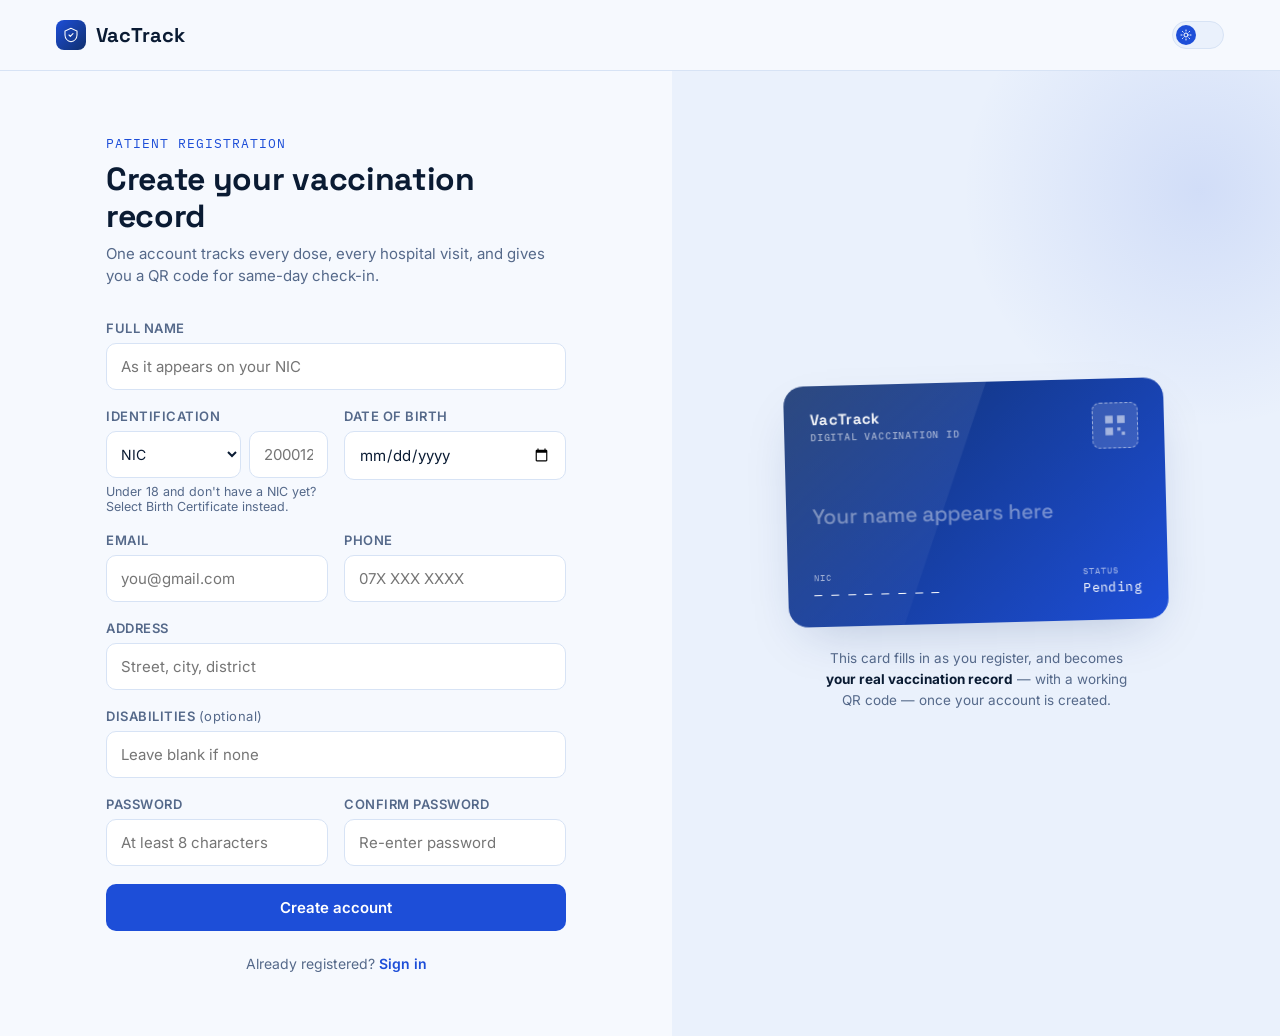
<file: src/main/resources/static/register.html>
<!DOCTYPE html>
<html lang="en">
<head>
  <meta charset="UTF-8">
  <meta name="viewport" content="width=device-width, initial-scale=1.0">
  <title>Create your VacTrack account</title>
  <link rel="stylesheet" href="css/theme.css">
  <style>
    .page {
      display: grid;
      grid-template-columns: 1.05fr 0.95fr;
      min-height: calc(100vh - 73px);
    }

    @media (max-width: 900px) {
      .page { grid-template-columns: 1fr; }
      .card-side { order: -1; padding-bottom: 0 !important; }
    }

    .form-side {
      padding: clamp(28px, 5vw, 72px);
      display: flex;
      justify-content: center;
    }

    .form-wrap { width: 100%; max-width: 460px; }

    .eyebrow {
      font-family: 'IBM Plex Mono', monospace;
      font-size: 12.5px;
      letter-spacing: 0.08em;
      text-transform: uppercase;
      color: var(--primary);
      margin-bottom: 10px;
    }

    .form-wrap h1 {
      font-size: clamp(26px, 3.4vw, 32px);
      margin: 0 0 8px;
      line-height: 1.15;
    }

    .form-wrap .lede {
      color: var(--ink-muted);
      font-size: 15px;
      margin: 0 0 32px;
      line-height: 1.5;
    }

    .foot-link {
      text-align: center;
      margin-top: 24px;
      font-size: 14px;
      color: var(--ink-muted);
    }

    .foot-link a { font-weight: 600; text-decoration: none; }

    .form-msg {
      display: none;
      padding: 13px 15px;
      border-radius: 10px;
      font-size: 14px;
      margin-bottom: 20px;
    }

    .form-msg.show { display: block; }
    .form-msg.err { background: rgba(220,38,38,0.12); color: var(--error); }
    .form-msg.ok { background: rgba(22,163,74,0.12); color: var(--success); }

    .card-side {
      background: var(--surface-alt);
      display: flex;
      flex-direction: column;
      align-items: center;
      justify-content: center;
      padding: clamp(28px, 5vw, 72px);
      position: relative;
      overflow: hidden;
    }

    .card-side::before {
      content: "";
      position: absolute;
      width: 480px; height: 480px;
      background: radial-gradient(circle, var(--primary) 0%, transparent 70%);
      opacity: 0.12;
      top: -120px; right: -160px;
      border-radius: 50%;
    }

    .id-card {
      width: 100%;
      max-width: 380px;
      aspect-ratio: 1.58 / 1;
      border-radius: 20px;
      background: linear-gradient(135deg, var(--card-grad-1), var(--card-grad-2));
      box-shadow: var(--shadow);
      color: #fff;
      padding: 24px 26px;
      position: relative;
      overflow: hidden;
      display: flex;
      flex-direction: column;
      justify-content: space-between;
      opacity: 0;
      transform: translateY(16px) rotate(-1.5deg);
      animation: cardIn 0.7s cubic-bezier(.2,.8,.2,1) 0.15s forwards;
    }

    @keyframes cardIn {
      to { opacity: 1; transform: translateY(0) rotate(-1.5deg); }
    }

    .id-card::after {
      content: "";
      position: absolute;
      top: -60%; left: -20%;
      width: 60%; height: 220%;
      background: linear-gradient(120deg, rgba(255,255,255,0.16), transparent);
      transform: rotate(20deg);
    }

    .id-top { display: flex; justify-content: space-between; align-items: flex-start; }

    .id-brand {
      font-family: 'Space Grotesk', sans-serif;
      font-weight: 700;
      font-size: 15px;
      letter-spacing: 0.02em;
      opacity: 0.95;
    }

    .id-brand span { display: block; font-family: 'IBM Plex Mono', monospace; font-weight: 500; font-size: 10px; opacity: 0.6; letter-spacing: 0.08em; margin-top: 2px; }

    .id-qr {
      width: 46px; height: 46px;
      border-radius: 8px;
      background: rgba(255,255,255,0.14);
      border: 1px dashed rgba(255,255,255,0.5);
      display: flex; align-items: center; justify-content: center;
      transition: background 0.3s ease, border-style 0.3s ease;
    }

    .id-qr svg { width: 26px; height: 26px; opacity: 0.55; transition: opacity 0.3s ease; }
    .id-qr.active { background: #fff; border: 1px solid #fff; }
    .id-qr.active svg { opacity: 1; }
    .id-qr.active svg rect { fill: var(--card-grad-1); }

    .id-mid { margin-top: 6px; }

    .id-name {
      font-family: 'Space Grotesk', sans-serif;
      font-size: 21px;
      font-weight: 600;
      min-height: 26px;
    }

    .id-name.placeholder { opacity: 0.4; font-weight: 500; }

    .id-bottom { display: flex; justify-content: space-between; align-items: flex-end; }

    .id-field-label {
      font-family: 'IBM Plex Mono', monospace;
      font-size: 9px;
      letter-spacing: 0.1em;
      text-transform: uppercase;
      opacity: 0.6;
      margin-bottom: 3px;
    }

    .id-field-value { font-family: 'IBM Plex Mono', monospace; font-size: 13px; letter-spacing: 0.03em; }

    .id-caption {
      margin-top: 26px;
      text-align: center;
      color: var(--ink-muted);
      font-size: 13.5px;
      max-width: 320px;
      line-height: 1.55;
    }

    .id-caption strong { color: var(--ink); }
  </style>
</head>
<body>

<header class="topbar">
  <a href="/" class="brand">
    <span class="brand-mark">
      <svg viewBox="0 0 24 24" fill="none" xmlns="http://www.w3.org/2000/svg">
        <path d="M12 2L3 6v6c0 5 3.8 9.2 9 10 5.2-.8 9-5 9-10V6l-9-4z" stroke="white" stroke-width="1.6"/>
        <path d="M9 12l2 2 4-4" stroke="white" stroke-width="1.6" stroke-linecap="round" stroke-linejoin="round"/>
      </svg>
    </span>
    VacTrack
  </a>
  <button class="theme-toggle" id="themeToggle" aria-label="Toggle dark mode">
    <span class="knob">
      <svg viewBox="0 0 24 24" stroke-width="2" stroke-linecap="round" stroke-linejoin="round"><circle cx="12" cy="12" r="4"/><path d="M12 2v2M12 20v2M4.9 4.9l1.4 1.4M17.7 17.7l1.4 1.4M2 12h2M20 12h2M4.9 19.1l1.4-1.4M17.7 6.3l1.4-1.4"/></svg>
    </span>
  </button>
</header>

<div class="page">

  <div class="form-side">
    <div class="form-wrap">
      <div class="eyebrow">Patient registration</div>
      <h1>Create your vaccination record</h1>
      <p class="lede">One account tracks every dose, every hospital visit, and gives you a QR code for same-day check-in.</p>

      <div class="form-msg" id="formMsg"></div>

      <form id="registerForm" novalidate>
        <div class="field" id="f-name">
          <label for="name">Full name</label>
          <input type="text" id="name" name="name" placeholder="As it appears on your NIC" required>
          <div class="error-text">Please enter your full name.</div>
        </div>

        <div class="row-2">
<!--          <div class="field" id="f-nic">-->
<!--            <label for="nic">NIC number</label>-->
<!--            <input type="text" id="nic" name="nic" placeholder="200012345678" required>-->
<!--            <div class="error-text">Enter a valid NIC number.</div>-->
<!--          </div>-->

<!--          add nic and birth cet date-->
          <div class="field" id="f-idNumber">
            <label for="idType">Identification</label>
            <div style="display:flex; gap:8px;">
              <select id="idType" style="flex:0 0 42%; padding:13px 10px; border-radius:10px; border:1.5px solid var(--border); background:var(--surface); color:var(--ink); font-family:'Inter',sans-serif; font-size:14px;">
                <option value="NIC">NIC</option>
                <option value="BIRTH_CERTIFICATE">Birth Cert. No.</option>
              </select>
              <input type="text" id="idNumber" name="idNumber" placeholder="200012345678" required style="flex:1;">
            </div>
            <div class="hint">Under 18 and don't have a NIC yet? Select Birth Certificate instead.</div>
            <div class="error-text">Enter a valid ID number.</div>
          </div>

          <div class="field" id="f-dob">
            <label for="dob">Date of birth</label>
            <input type="date" id="dob" name="dob" required>
            <div class="error-text">Please select your date of birth.</div>
          </div>
        </div>

        <div class="row-2">
          <div class="field" id="f-email">
            <label for="email">Email</label>
            <input type="email" id="email" name="email" placeholder="you@gmail.com" required>
            <div class="error-text">Enter a valid email address.</div>
          </div>
          <div class="field" id="f-phone">
            <label for="phone">Phone</label>
            <input type="tel" id="phone" name="phone" placeholder="07X XXX XXXX" required>
            <div class="error-text">Enter a valid phone number.</div>
          </div>
        </div>

        <div class="field" id="f-address">
          <label for="address">Address</label>
          <input type="text" id="address" name="address" placeholder="Street, city, district">
        </div>

        <div class="field" id="f-disabilities">
          <label for="disabilities">Disabilities <span style="text-transform:none; font-weight:400;">(optional)</span></label>
          <input type="text" id="disabilities" name="disabilities" placeholder="Leave blank if none">
        </div>

        <div class="row-2">
          <div class="field" id="f-password">
            <label for="password">Password</label>
            <input type="password" id="password" name="password" placeholder="At least 8 characters" required>
            <div class="error-text">Password must be at least 8 characters.</div>
          </div>
          <div class="field" id="f-confirm">
            <label for="confirm">Confirm password</label>
            <input type="password" id="confirm" name="confirm" placeholder="Re-enter password" required>
            <div class="error-text">Passwords don't match.</div>
          </div>
        </div>

        <button type="submit" class="btn-primary" id="submitBtn">Create account</button>
      </form>

      <div class="foot-link">Already registered? <a href="login.html">Sign in</a></div>
    </div>
  </div>

  <div class="card-side">
    <div class="id-card" id="idCard">
      <div class="id-top">
        <div class="id-brand">VacTrack
          <span>DIGITAL VACCINATION ID</span>
        </div>
        <div class="id-qr" id="idQr">
          <svg viewBox="0 0 24 24"><rect x="3" y="3" width="7" height="7" fill="white"/><rect x="14" y="3" width="7" height="7" fill="white"/><rect x="3" y="14" width="7" height="7" fill="white"/><rect x="14" y="14" width="3" height="3" fill="white"/><rect x="18" y="18" width="3" height="3" fill="white"/></svg>
        </div>
      </div>
      <div class="id-mid">
        <div class="id-name placeholder" id="idName">Your name appears here</div>
      </div>
      <div class="id-bottom">
        <div>
          <div class="id-field-label">NIC</div>
          <div class="id-field-value" id="idNic">— — — — — — — —</div>
        </div>
        <div>
          <div class="id-field-label">Status</div>
          <div class="id-field-value" id="idStatus">Pending</div>
        </div>
      </div>
    </div>
    <p class="id-caption">This card fills in as you register, and becomes <strong>your real vaccination record</strong> — with a working QR code — once your account is created.</p>
  </div>

</div>

<script src="js/theme.js"></script>
<script>
  const nameInput = document.getElementById('name');
  const nicInput = document.getElementById('idNumber');
  const idName = document.getElementById('idName');
  const idNic = document.getElementById('idNic');
  const idQr = document.getElementById('idQr');
  const idStatus = document.getElementById('idStatus');

  function updateCard() {
    const nameVal = nameInput.value.trim();
    const nicVal = nicInput.value.trim();

    if (nameVal) {
      idName.textContent = nameVal;
      idName.classList.remove('placeholder');
    } else {
      idName.textContent = 'Your name appears here';
      idName.classList.add('placeholder');
    }

    idNic.textContent = nicVal ? nicVal : '— — — — — — — —';

    const ready = nameVal.length > 1 && nicVal.length >= 10;
    idQr.classList.toggle('active', ready);
    idStatus.textContent = ready ? 'Ready' : 'Pending';
  }

  nameInput.addEventListener('input', updateCard);
  nicInput.addEventListener('input', updateCard);

  const form = document.getElementById('registerForm');
  const submitBtn = document.getElementById('submitBtn');
  const formMsg = document.getElementById('formMsg');

  function setError(fieldId, hasError) {
    document.getElementById(fieldId).classList.toggle('has-error', hasError);
  }

  function showMsg(text, type) {
    formMsg.textContent = text;
    formMsg.className = 'form-msg show ' + type;
  }

  form.addEventListener('submit', async (e) => {
    e.preventDefault();
    formMsg.className = 'form-msg';

    const name = nameInput.value.trim();
    const idType = document.getElementById('idType').value;
    const nic = nicInput.value.trim();
    const dob = document.getElementById('dob').value;
    const email = document.getElementById('email').value.trim();
    const phone = document.getElementById('phone').value.trim();
    const address = document.getElementById('address').value.trim();
    const disabilities = document.getElementById('disabilities').value.trim();
    const password = document.getElementById('password').value;
    const confirm = document.getElementById('confirm').value;

    let valid = true;
    setError('f-name', !(name.length > 1)); if (name.length <= 1) valid = false;
    setError('f-idNumber', !(nic.length >= 5)); if (nic.length < 5) valid = false;
    setError('f-dob', !dob); if (!dob) valid = false;
    setError('f-email', !/^\S+@\S+\.\S+$/.test(email)); if (!/^\S+@\S+\.\S+$/.test(email)) valid = false;
    setError('f-phone', !(phone.length >= 9)); if (phone.length < 9) valid = false;
    setError('f-password', !(password.length >= 8)); if (password.length < 8) valid = false;
    setError('f-confirm', password !== confirm); if (password !== confirm) valid = false;

    if (!valid) {
      showMsg('Please fix the highlighted fields.', 'err');
      return;
    }

    submitBtn.disabled = true;
    submitBtn.textContent = 'Creating account…';

    try {
      const res = await fetch('/api/patients/register', {
        method: 'POST',
        headers: { 'Content-Type': 'application/json' },
        body: JSON.stringify({
          name, idType, idNumber: nic, dateOfBirth: dob, email, phone, address,
          disabilities: disabilities || null,
          passwordHash: password
        })
      });

      if (res.ok) {
        idStatus.textContent = 'Active';
        showMsg('Account created. Redirecting to sign in…', 'ok');
        setTimeout(() => { window.location.href = 'login.html'; }, 1400);
      } else {
        const errText = await res.text();
        showMsg(errText || 'Something went wrong. Please try again.', 'err');
        submitBtn.disabled = false;
        submitBtn.textContent = 'Create account';
      }
    } catch (err) {
      showMsg('Could not reach the server. Is the backend running?', 'err');
      submitBtn.disabled = false;
      submitBtn.textContent = 'Create account';
    }
  });
</script>

</body>
</html>
</file>
<file: src/main/resources/static/css/theme.css>
@import url('https://fonts.googleapis.com/css2?family=Space+Grotesk:wght@500;600;700&family=Inter:wght@400;500;600;700&family=IBM+Plex+Mono:wght@500&display=swap');

:root {
  --bg: #F6F9FE;
  --surface: #FFFFFF;
  --surface-alt: #EAF1FC;
  --ink: #0A1B33;
  --ink-muted: #55698A;
  --primary: #1D4ED8;
  --primary-dark: #10306E;
  --primary-soft: #E4ECFC;
  --border: #D7E3F5;
  --success: #16A34A;
  --error: #DC2626;
  --card-grad-1: #10306E;
  --card-grad-2: #1D4ED8;
  --shadow: 0 20px 50px -20px rgba(16, 48, 110, 0.25);
}

[data-theme="dark"] {
  --bg: #071022;
  --surface: #0F1F3D;
  --surface-alt: #132A52;
  --ink: #EAF1FC;
  --ink-muted: #93A8C9;
  --primary: #5B93FF;
  --primary-dark: #A9C2FF;
  --primary-soft: #16244a;
  --border: #1E3A66;
  --success: #22C55E;
  --error: #F87171;
  --card-grad-1: #0A1B33;
  --card-grad-2: #1D4ED8;
  --shadow: 0 20px 50px -20px rgba(0, 0, 0, 0.6);
}

* { box-sizing: border-box; }

html, body {
  margin: 0;
  padding: 0;
  background: var(--bg);
  color: var(--ink);
  font-family: 'Inter', sans-serif;
  transition: background 0.3s ease, color 0.3s ease;
  -webkit-font-smoothing: antialiased;
}

h1, h2, h3, .display {
  font-family: 'Space Grotesk', sans-serif;
  letter-spacing: -0.01em;
}

.mono { font-family: 'IBM Plex Mono', monospace; }

a { color: var(--primary); }

.topbar {
  display: flex;
  align-items: center;
  justify-content: space-between;
  padding: 20px clamp(20px, 5vw, 56px);
  border-bottom: 1px solid var(--border);
}

.brand {
  display: flex;
  align-items: center;
  gap: 10px;
  font-family: 'Space Grotesk', sans-serif;
  font-weight: 700;
  font-size: 20px;
  color: var(--ink);
  text-decoration: none;
}

.brand-mark {
  width: 30px;
  height: 30px;
  border-radius: 8px;
  background: linear-gradient(135deg, var(--card-grad-2), var(--card-grad-1));
  display: flex;
  align-items: center;
  justify-content: center;
}

.brand-mark svg { width: 16px; height: 16px; }

.theme-toggle {
  position: relative;
  width: 52px;
  height: 28px;
  border-radius: 999px;
  background: var(--surface-alt);
  border: 1px solid var(--border);
  cursor: pointer;
  display: flex;
  align-items: center;
  padding: 3px;
  transition: background 0.3s ease;
}

.theme-toggle .knob {
  width: 20px;
  height: 20px;
  border-radius: 50%;
  background: var(--primary);
  display: flex;
  align-items: center;
  justify-content: center;
  transition: transform 0.3s cubic-bezier(.65,0,.35,1);
  transform: translateX(0);
}

[data-theme="dark"] .theme-toggle .knob { transform: translateX(24px); }
.theme-toggle svg { width: 12px; height: 12px; stroke: white; fill: none; }

.btn-primary {
  background: var(--primary);
  color: #fff;
  border: none;
  border-radius: 10px;
  padding: 14px 20px;
  font-family: 'Inter', sans-serif;
  font-weight: 600;
  font-size: 15px;
  cursor: pointer;
  transition: transform 0.15s ease, box-shadow 0.15s ease, background 0.15s ease;
  width: 100%;
}

.btn-primary:hover { background: var(--primary-dark); box-shadow: var(--shadow); }
.btn-primary:active { transform: scale(0.99); }
.btn-primary:disabled { opacity: 0.6; cursor: not-allowed; }

.field { margin-bottom: 18px; }

.field label {
  display: block;
  font-size: 13px;
  font-weight: 600;
  color: var(--ink-muted);
  margin-bottom: 7px;
  text-transform: uppercase;
  letter-spacing: 0.04em;
}

.field input, .field textarea {
  width: 100%;
  padding: 13px 14px;
  border-radius: 10px;
  border: 1.5px solid var(--border);
  background: var(--surface);
  color: var(--ink);
  font-family: 'Inter', sans-serif;
  font-size: 15px;
  transition: border-color 0.15s ease, box-shadow 0.15s ease;
}

.field input:focus, .field textarea:focus {
  outline: none;
  border-color: var(--primary);
  box-shadow: 0 0 0 4px var(--primary-soft);
}

.field .hint { font-size: 12.5px; color: var(--ink-muted); margin-top: 6px; }
.field .error-text { font-size: 12.5px; color: var(--error); margin-top: 6px; display: none; }
.field.has-error input { border-color: var(--error); }
.field.has-error .error-text { display: block; }

.row-2 { display: grid; grid-template-columns: 1fr 1fr; gap: 16px; }

@media (max-width: 640px) {
  .row-2 { grid-template-columns: 1fr; }
}
</file>
